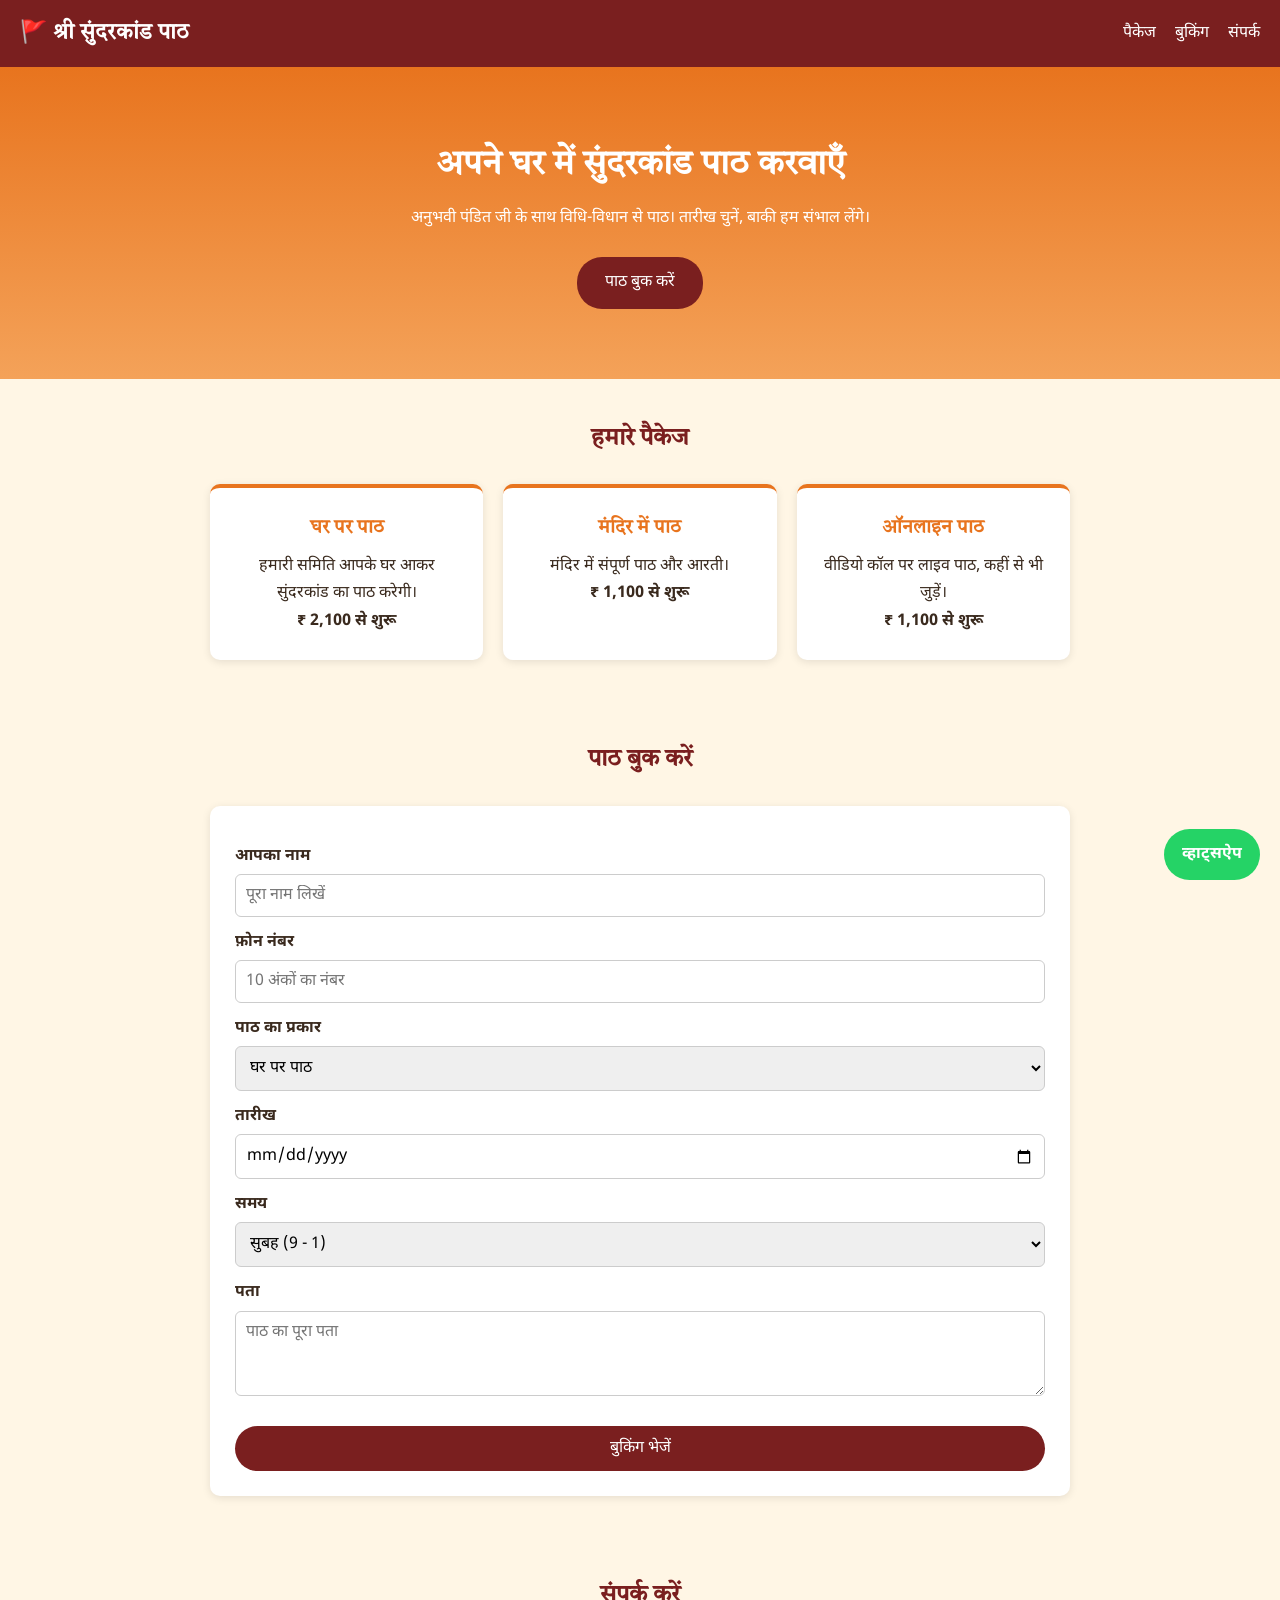
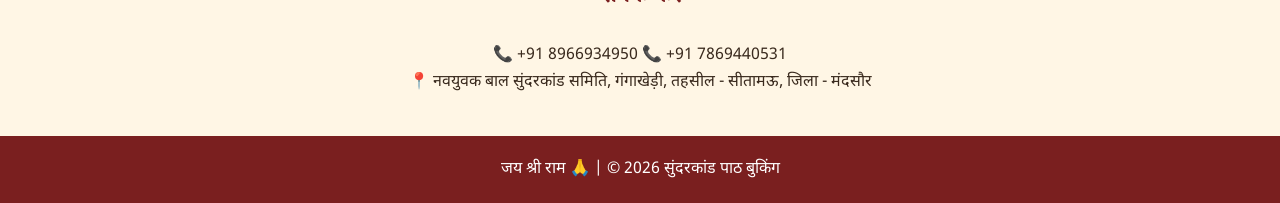
<file: css/Website/index.html>
<!DOCTYPE html>
<html lang="hi">
<head>
<meta charset="UTF-8">
<meta name="viewport" content="width=device-width, initial-scale=1">
<!-- हिंदी फ़ॉन्ट (इंटरनेट चालू होने पर लोड होगा) -->
<link href="https://fonts.googleapis.com/css2?family=Noto+Sans+Devanagari:wght@400;700&family=Tiro+Devanagari+Hindi&display=swap" rel="stylesheet">
<title>सुंदरकांड पाठ बुकिंग</title>

<style>
  /* ============================================
     1. रंग (COLORS) - यहाँ से पूरी साइट का रंग बदलो
     ============================================ */
  :root {
    --saffron: #E8741E;   /* मुख्य रंग (बटन, हेडिंग) */
    --maroon:  #7A1F1F;   /* गहरा लाल (हेडर, फ़ुटर) */
    --cream:   #FFF6E5;   /* पेज का बैकग्राउंड */
    --text:    #3A2A1E;   /* सामान्य लिखावट का रंग */
    --white:   #FFFFFF;
  }

  /* ============================================
     2. बेसिक सेटिंग - पूरे पेज पर लगती है
     ============================================ */
  * {
    box-sizing: border-box; /* चौड़ाई का हिसाब आसान करता है */
    margin: 0;              /* डिफ़ॉल्ट खाली जगह हटाओ */
    padding: 0;
  }

  body {
    font-family: 'Noto Sans Devanagari', Arial, sans-serif; /* फ़ॉन्ट का नाम */
    background: var(--cream);       /* ऊपर वाला क्रीम रंग */
    color: var(--text);
    line-height: 1.7;               /* लाइनों के बीच का गैप */
  }

  h1, h2, h3 {
    font-family: 'Tiro Devanagari Hindi', Georgia, serif; /* हेडिंग के लिए अलग फ़ॉन्ट */
  }

  /* ============================================
     3. हेडर (सबसे ऊपर वाली पट्टी)
     ============================================ */
  header {
    background: var(--maroon);
    color: var(--white);
    padding: 15px 20px;
    display: flex;                  /* लोगो और मेन्यू एक लाइन में */
    justify-content: space-between; /* एक बाएँ, एक दाएँ */
    align-items: center;
  }

  header h1 {
    font-size: 22px;
  }

  nav a {
    color: var(--white);
    text-decoration: none;          /* लिंक की underline हटाओ */
    margin-left: 15px;
  }

  nav a:hover {
    color: #FFC27A;                 /* माउस ऊपर ले जाओ तो रंग बदले */
  }

  /* ============================================
     4. हीरो (पहला बड़ा सेक्शन)
     ============================================ */
  .hero {
    text-align: center;             /* सब कुछ बीच में */
    padding: 70px 20px;
    background: linear-gradient(var(--saffron), #F4A259); /* ऊपर से नीचे रंग बदलना */
    color: var(--white);
  }

  .hero h2 {
    font-size: 34px;
    margin-bottom: 10px;
  }

  .hero p {
    max-width: 500px;               /* लाइन ज़्यादा लंबी न हो */
    margin: 0 auto 25px;            /* auto = बीच में रखो */
  }

  /* ============================================
     5. बटन
     ============================================ */
  .btn {
    display: inline-block;
    background: var(--maroon);
    color: var(--white);
    padding: 12px 28px;             /* अंदर की जगह: ऊपर-नीचे, बाएँ-दाएँ */
    border-radius: 25px;            /* गोल किनारे */
    text-decoration: none;
    border: none;
    font-size: 16px;
    font-family: inherit;
    cursor: pointer;                /* माउस पर हाथ का निशान */
  }

  .btn:hover {
    background: #5A1414;            /* होवर पर थोड़ा गहरा रंग */
  }

  /* ============================================
     6. सेक्शन (हर भाग का सामान्य स्टाइल)
     ============================================ */
  section {
    max-width: 900px;               /* पेज ज़्यादा चौड़ा न हो */
    margin: 0 auto;                 /* बीच में लाओ */
    padding: 40px 20px;
  }

  section h2 {
    color: var(--maroon);
    text-align: center;
    margin-bottom: 25px;
  }

  /* ============================================
     7. पैकेज (3 डिब्बे एक लाइन में)
     ============================================ */
  .packages {
    display: grid;                                   /* grid = पंक्ति/कॉलम */
    grid-template-columns: repeat(3, 1fr);           /* 3 बराबर कॉलम */
    gap: 20px;                                       /* डिब्बों के बीच गैप */
  }

  .card {
    background: var(--white);
    padding: 25px;
    border-radius: 10px;
    border-top: 4px solid var(--saffron);            /* ऊपर की रंगीन पट्टी */
    box-shadow: 0 2px 8px rgba(0,0,0,0.1);           /* हल्की परछाई */
    text-align: center;
  }

  .card h3 {
    color: var(--saffron);
    margin-bottom: 8px;
  }

  /* ============================================
     8. बुकिंग फ़ॉर्म
     ============================================ */
  form {
    background: var(--white);
    padding: 25px;
    border-radius: 10px;
    box-shadow: 0 2px 8px rgba(0,0,0,0.1);
  }

  label {
    display: block;                 /* लेबल अलग लाइन में */
    margin: 12px 0 4px;
    font-weight: bold;
  }

  input, select, textarea {
    width: 100%;                    /* पूरी चौड़ाई */
    padding: 10px;
    border: 1px solid #CCC;
    border-radius: 6px;
    font-size: 16px;
    font-family: inherit;
  }

  input:focus, select:focus, textarea:focus {
    outline: 2px solid var(--saffron); /* क्लिक करने पर रंगीन लाइन */
  }

  form .btn {
    width: 100%;
    margin-top: 20px;
  }

  /* ============================================
     9. फ़ुटर (सबसे नीचे)
     ============================================ */
  footer {
    background: var(--maroon);
    color: var(--white);
    text-align: center;
    padding: 20px;
  }

  /* ============================================
     10. व्हाट्सऐप बटन (स्क्रीन पर टिका रहता है)
     ============================================ */
  .whatsapp {
    position: fixed;                /* स्क्रॉल करने पर भी वहीं रहे */
    bottom: 20px;
    right: 20px;
    background: #25D366;
    color: var(--white);
    padding: 12px 18px;
    border-radius: 30px;
    text-decoration: none;
    font-weight: bold;
  }

  /* ============================================
     11. मोबाइल के लिए (स्क्रीन छोटी हो तो)
     ============================================ */
  @media (max-width: 700px) {
    .packages {
      grid-template-columns: 1fr;   /* 3 की जगह 1 कॉलम */
    }
    header {
      flex-direction: column;       /* लोगो और मेन्यू ऊपर-नीचे */
      gap: 8px;
    }
    .hero h2 {
      font-size: 26px;
    }
  }
</style>
</head>

<body>

  <!-- हेडर -->
  <header>
    <h1>🚩 श्री सुंदरकांड पाठ</h1>
    <nav>
      <a href="#packages">पैकेज</a>
      <a href="#booking">बुकिंग</a>
      <a href="#contact">संपर्क</a>
    </nav>
  </header>

  <!-- हीरो -->
  <div class="hero">
    <h2>अपने घर में सुंदरकांड पाठ करवाएँ</h2>
    <p>अनुभवी पंडित जी के साथ विधि-विधान से पाठ। तारीख चुनें, बाकी हम संभाल लेंगे।</p>
    <a href="#booking" class="btn">पाठ बुक करें</a>
  </div>

  <!-- पैकेज -->
  <section id="packages">
    <h2>हमारे पैकेज</h2>
    <div class="packages">
      <div class="card">
        <h3>घर पर पाठ</h3>
        <p>हमारी समिति आपके घर आकर सुंदरकांड का पाठ करेगी।</p>
        <p><b>₹ 2,100 से शुरू</b></p>
      </div>
      <div class="card">
        <h3>मंदिर में पाठ</h3>
        <p>मंदिर में संपूर्ण पाठ और आरती।</p>
        <p><b>₹ 1,100 से शुरू</b></p>
      </div>
      <div class="card">
        <h3>ऑनलाइन पाठ</h3>
        <p>वीडियो कॉल पर लाइव पाठ, कहीं से भी जुड़ें।</p>
        <p><b>₹ 1,100 से शुरू</b></p>
      </div>
    </div>
  </section>

  <!-- बुकिंग फ़ॉर्म -->
  <section id="booking">
    <h2>पाठ बुक करें</h2>
    <form>
      <label for="name">आपका नाम</label>
      <input type="text" id="name" placeholder="पूरा नाम लिखें" required>

      <label for="phone">फ़ोन नंबर</label>
      <input type="tel" id="phone" placeholder="10 अंकों का नंबर" required>

      <label for="type">पाठ का प्रकार</label>
      <select id="type">
        <option>घर पर पाठ</option>
        <option>मंदिर में पाठ</option>
        <option>ऑनलाइन पाठ</option>
      </select>

      <label for="date">तारीख</label>
      <input type="date" id="date" required>

      <label for="time">समय</label>
      <select id="time">
        <option>सुबह (9 - 1)</option>
        <option>शाम (8 - 11)</option>
      </select>

      <label for="address">पता</label>
      <textarea id="address" rows="3" placeholder="पाठ का पूरा पता"></textarea>

      <button type="submit" class="btn">बुकिंग भेजें</button>
    </form>
  </section>

  <!-- संपर्क -->
  <section id="contact">
    <h2>संपर्क करें</h2>
    <p style="text-align:center;">📞 +91 8966934950 📞 +91 7869440531<br>📍 नवयुवक बाल सुंदरकांड समिति, गंगाखेड़ी, तहसील - सीतामऊ, जिला - मंदसौर</p>
  </section>

  <!-- फ़ुटर -->
  <footer>
    <p>जय श्री राम 🙏 | © 2026 सुंदरकांड पाठ बुकिंग</p>
  </footer>

  <!-- व्हाट्सऐप बटन (नंबर बदल लेना) -->
  <a class="whatsapp" href="https://wa.me/+91 8966934950" href="https://wa.me/+91 7869440531">व्हाट्सऐप</a>

</body>
</html>
</file>
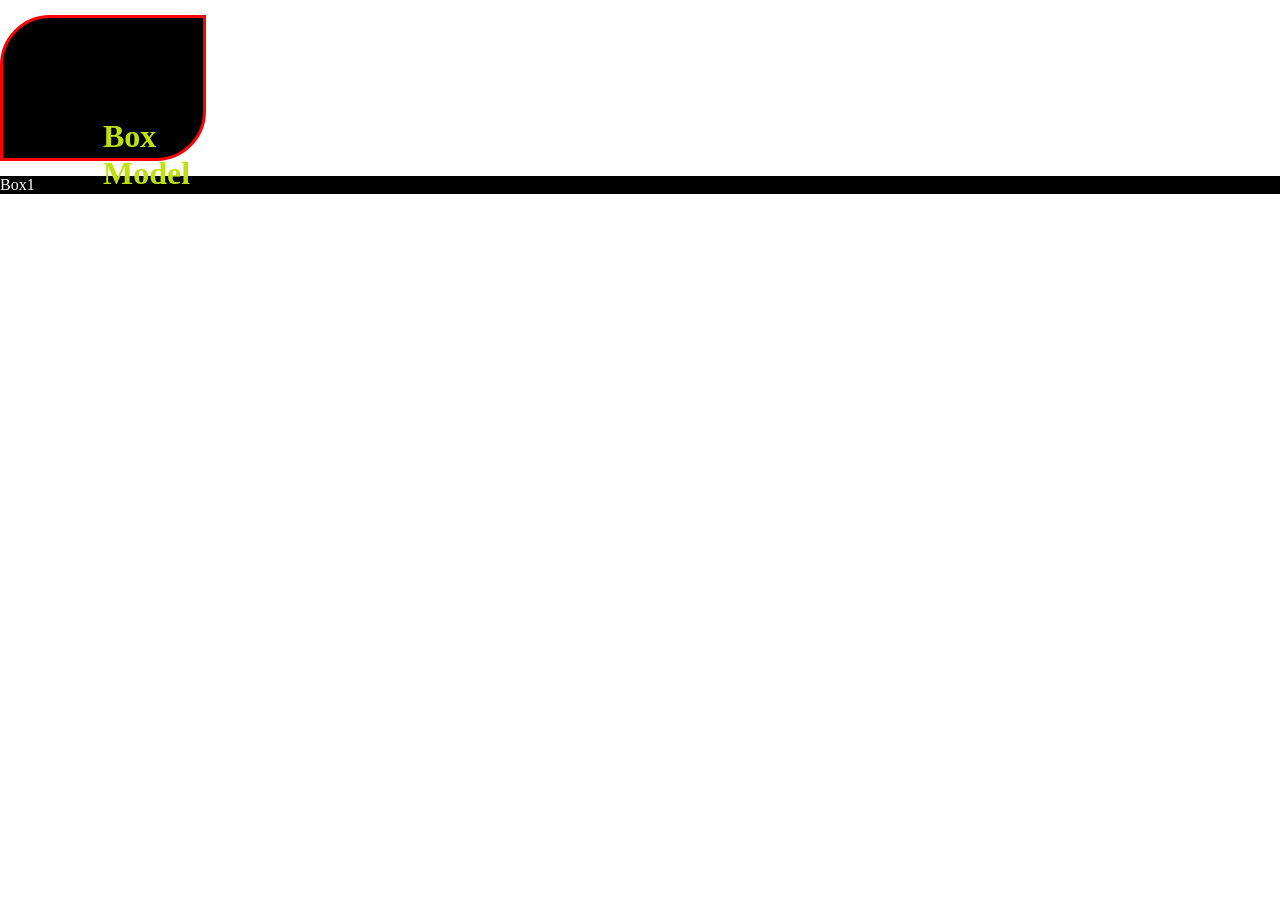
<file: css/p10.html>
<!DOCTYPE html>
<html lang="en">
<head>
    <meta charset="UTF-8">
    <meta name="viewport" content="width=device-width, initial-scale=1.0">
    <title>Document</title>
    <style>
        *{
            padding: 0px;
            margin: 0px;
        }
        #heading1{
            background-color: rgb(0, 0, 0);
            color: rgb(193, 225, 10);
            width: 100px;
            height: 40px;
            margin-top: 15px;
            margin-bottom: 15px;
            padding-left: 100px;
            padding-top: 100px;
            border: solid 3px red;
            border-top-left-radius: 50px;
            border-bottom-right-radius: 50px;
        }

        #box{
            background-color: black;
            color: white;
        }
    </style>
</head>
<body>
    <h1 id="heading1">Box Model</h1>

    <div id="box">Box1</div>
</body>
</html>
</file>
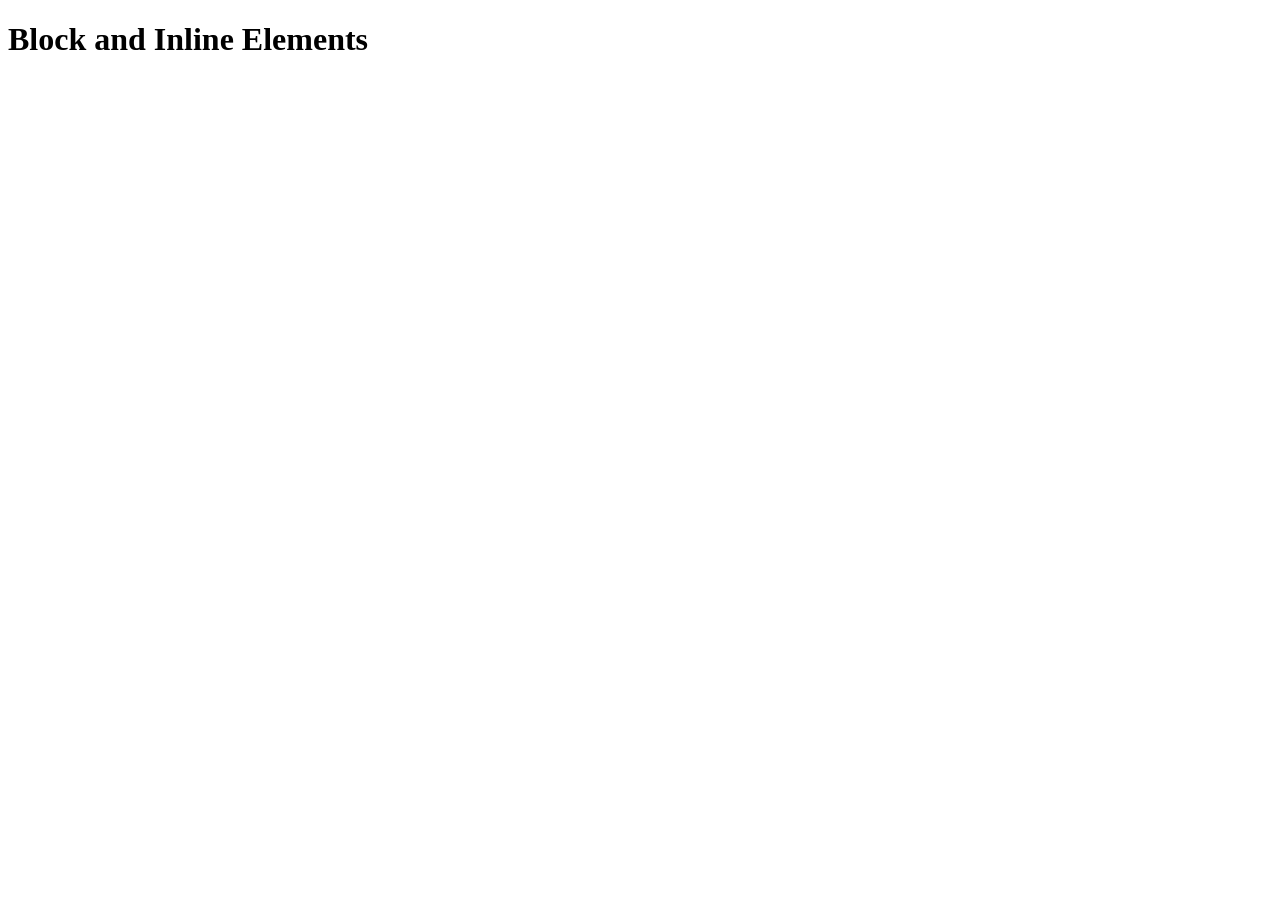
<file: css/p11.html>
<!DOCTYPE html>
<html lang="en">
<head>
    <meta charset="UTF-8">
    <meta name="viewport" content="width=device-width, initial-scale=1.0">
    <title>Document</title>
    <style>
        *{
            padding: 0px;
            
        }
        #heading{
            align-items: center;
            background-color: black;
            color: white;

        }
    </style>
</head>
<body>
    <h1 id="heading1">Block and Inline Elements</h1>
</body>
</html>
</file>
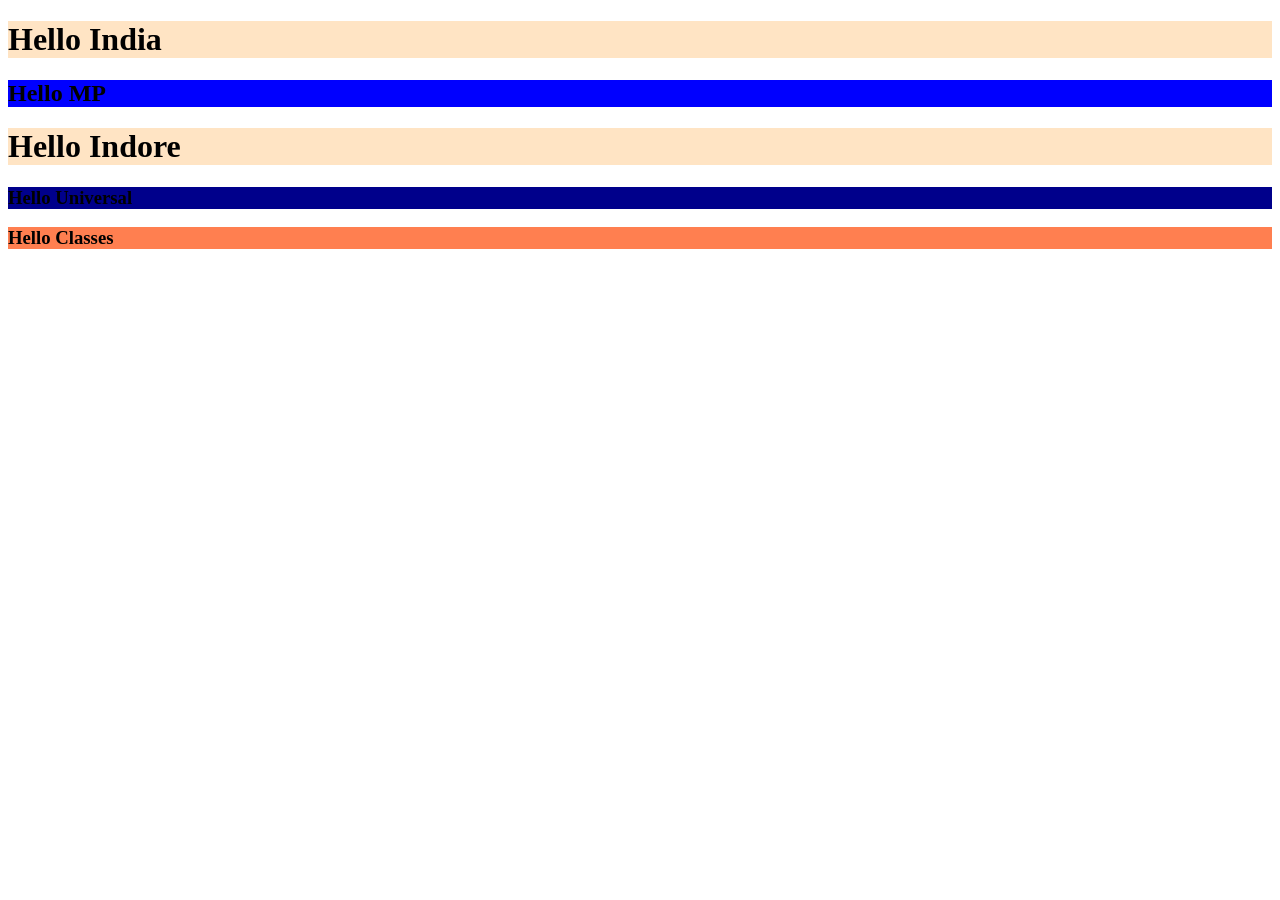
<file: css/p8.html>
<!DOCTYPE html>
<html lang="en">
<head>
    <meta charset="UTF-8">
    <meta name="viewport" content="width=device-width, initial-scale=1.0">
    <title>Document</title>
        <link rel="stylesheet" href="./p8.css">
    <style>
        h1{
            background-color: bisque;
        }
    </style>
</head>
<body>
    <h1>Hello India</h1>
    <h2>Hello MP</h2>
    <h1>Hello Indore</h1>
    <h3 id="heading3">Hello Universal</h3>
    <h3 class="greeting">Hello Classes</h3>
</body>
</html>
</file>
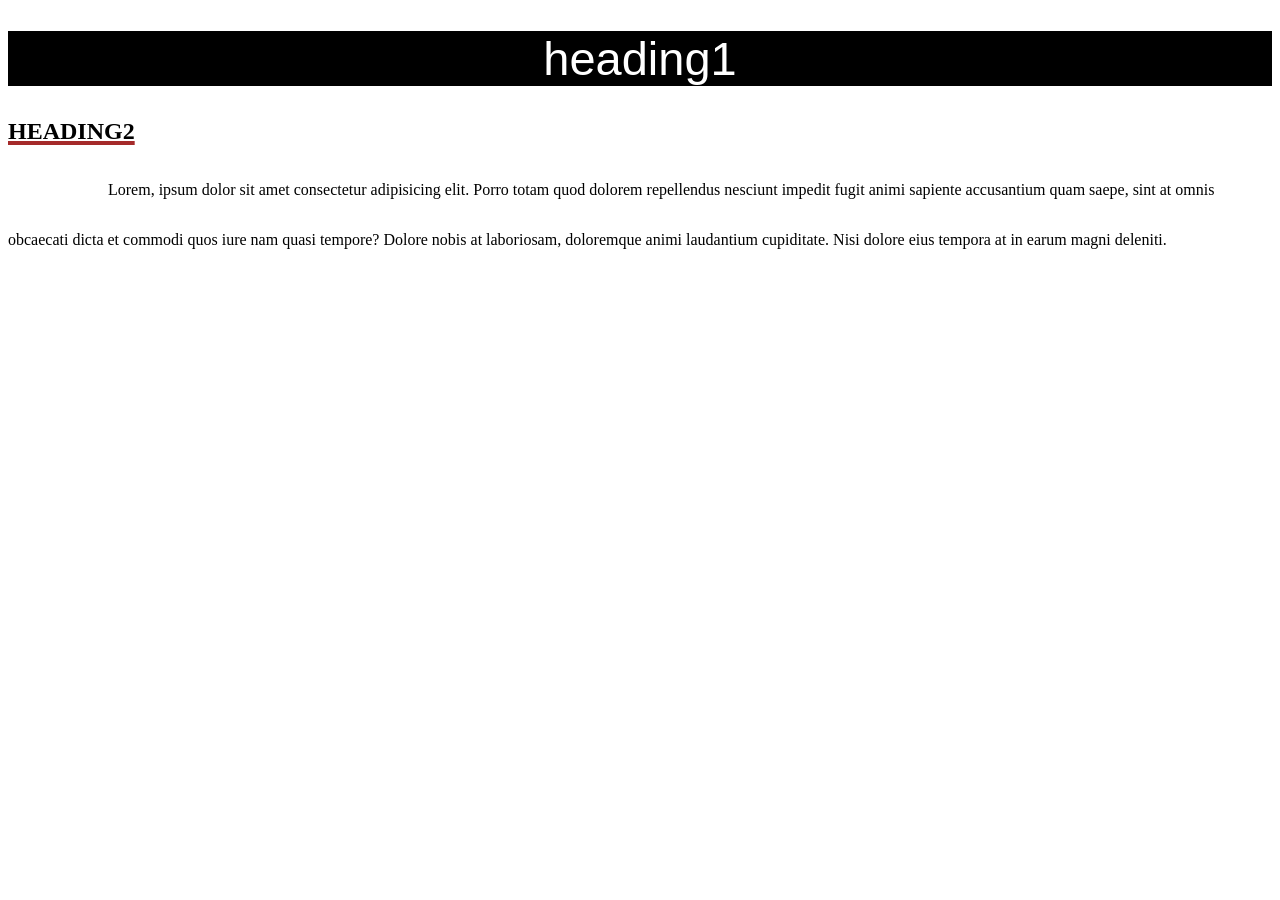
<file: css/p9.html>
<!DOCTYPE html>
<html lang="en">
<head>
    <meta charset="UTF-8">
    <meta name="viewport" content="width=device-width, initial-scale=1.0">
    <title>Document</title>
    <style>
        #heading1{
            background-color: black;
            color: white;
            text-align: center;
            font-size: 47px;
            font-weight: 100;
            font-family: sans-serif;
            font-style: Bold;
        }
        #heading2{
            text-decoration-style: solid;
            text-decoration-color: brown;
            text-decoration-line: underline;
            text-decoration-thickness: 4px;
            text-transform:uppercase;

        }
        #para{
            line-height: 50px;
            /* letter-spacing: 12px; */
            text-indent: 100px;
        }
    </style>
</head>
<body>
    <h1 id="heading1">heading1</h1>
    <h2 id="heading2">heading2</h2>

    <p id="para">Lorem, ipsum dolor sit amet consectetur adipisicing elit. Porro totam quod dolorem repellendus nesciunt impedit fugit animi sapiente accusantium quam saepe, sint at omnis obcaecati dicta et commodi quos iure nam quasi tempore? Dolore nobis at laboriosam, doloremque animi laudantium cupiditate. Nisi dolore eius tempora at in earum magni deleniti.</p>
</body>
</html>
</file>
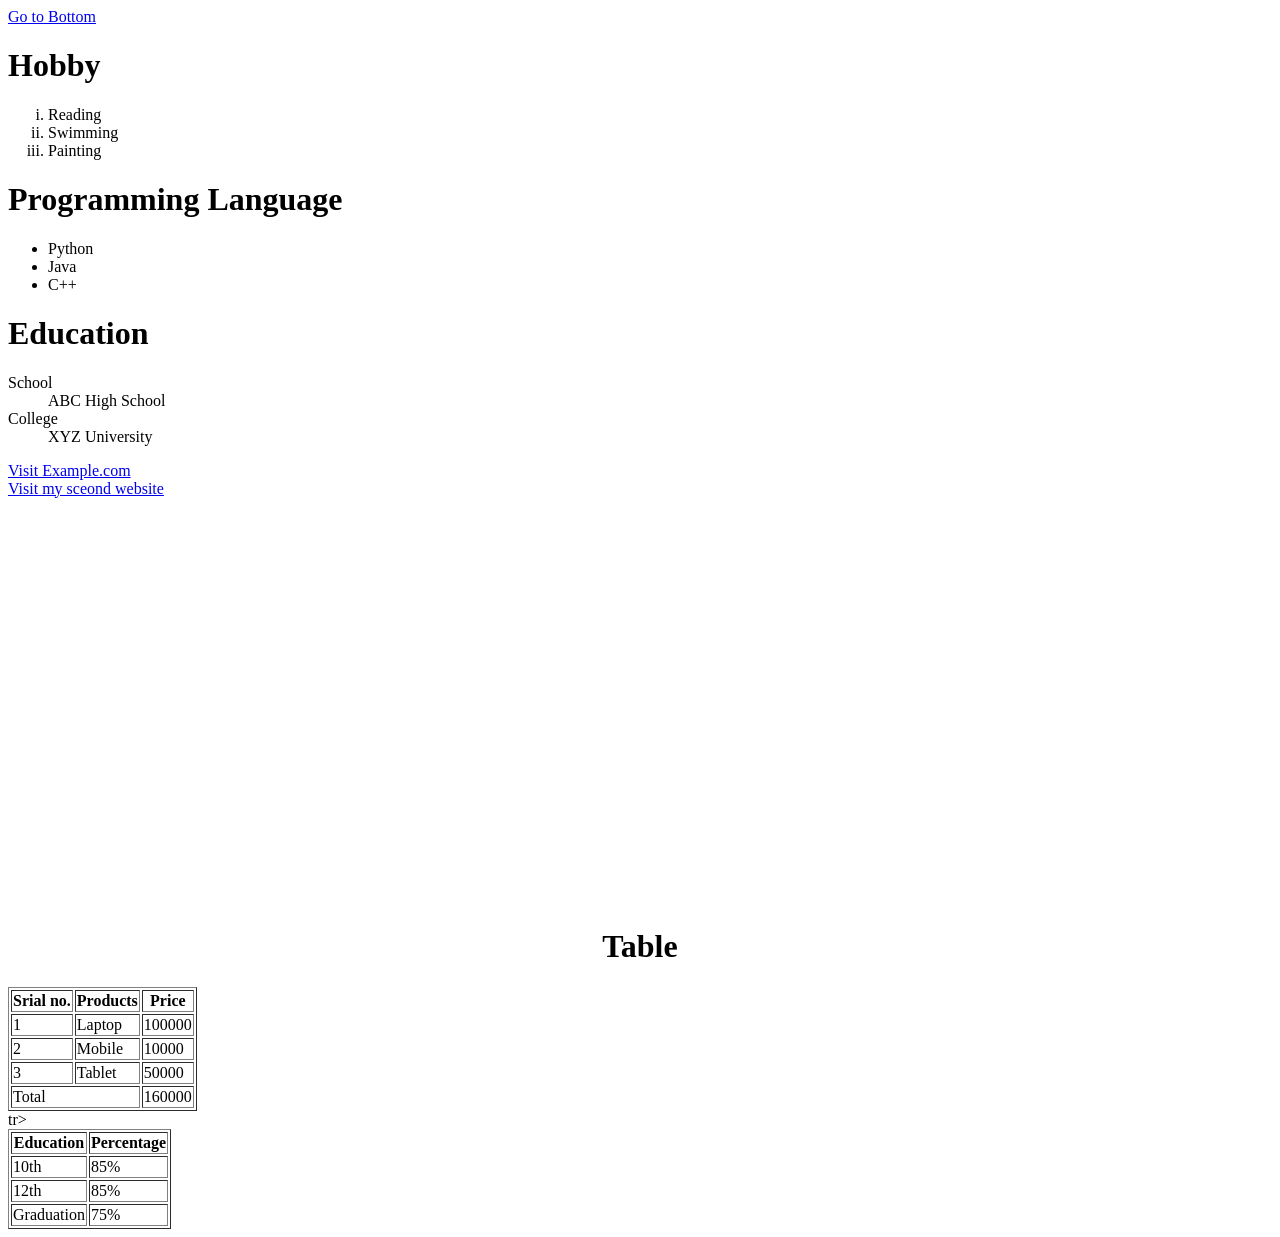
<file: web.html/Tags.html>
<!DOCTYPE html>
<html lang="en">
<head>
    <meta charset="UTF-8">
    <meta name="viewport" content="width=device-width, initial-scale=1.0">
    <title>Document</title>
</head>
<body>

    <!-- Achore tag -->
     <a href="#Inbottom">Go to Bottom</a>
    <!-- list of tags -->
    <h1>Hobby</h1>
    <ol type="i">
        <li>Reading</li>
        <li>Swimming</li>
        <li>Painting</li>
    </ol>

    <h1>Programming Language</h1>
    <ul>
        <li>Python</li>
        <li>Java</li>
        <li>C++</li>
    </ul>

    <h1>Education</h1>
    <dl>
        <dt>School</dt>
        <dd>ABC High School</dd>
        <dt>College</dt>
        <dd>XYZ University</dd> 
    </dl>
    

    <!-- Anchor Tag -->
    <a href="https://www.example.com" target="_blank">Visit Example.com</a>
    <br>
    <a href="https://www.instagram.com/?hl=en">Visit my sceond website</a>
    <br>
    <a href="mailto:patidarshubh149@gmail.com"></a>
    <br>
    <a href="tel:+91 6261407570"></a>
    <br>

    <!-- <p id="Inbottom">Lorem ipsum dolor sit, amet consectetur adipisicing elit. Adipisci sed cumque neque veritatis, soluta possimus molestiae deleniti odio aspernatur! Quas dolor vel eius laudantium corrupti odio et alias voluptate repellat.
    Quidem harum voluptate perferendis rerum doloribus corporis excepturi porro. Possimus minima, optio ipsum assumenda aut veritatis, id dolore saepe nobis sit impedit omnis voluptates natus? Eligendi corporis consequuntur ad dolore!
    Magnam nemo pariatur illo? Exercitationem quasi totam provident voluptates possimus sunt assumenda harum incidunt tempora vero, modi perspiciatis cupiditate deleniti illum aperiam in libero odio veritatis quo? Unde, cum quasi?
    Doloribus velit repudiandae excepturi perferendis cum tempora, ipsa qui, earum repellendus nobis quasi in eaque cumque nostrum error temporibus quidem voluptatem deleniti dolore? Mollitia, explicabo minima porro culpa blanditiis dignissimos?
    Neque perferendis praesentium exercitationem ipsam voluptatum repudiandae aliquam doloribus consequatur quis quam alias earum repellat, placeat tempora necessitatibus ex hic. Excepturi rerum doloremque expedita beatae, illo quas veniam ab explicabo?
    Cumque aliquam deserunt facere, asperiores reiciendis commodi dolor id amet similique vero officia impedit aspernatur assumenda adipisci totam dignissimos reprehenderit unde velit sunt explicabo. Nostrum natus iste quidem tempore enim!
    Molestias distinctio libero quam cumque unde aspernatur, nihil repudiandae atque voluptatum eligendi cupiditate quibusdam quia ratione mollitia quisquam tempore dicta deleniti corrupti? Harum fuga accusamus asperiores eius, dolorem modi deleniti.
    Accusantium voluptatibus asperiores deleniti dicta ducimus eaque alias ipsum, eligendi dignissimos, rem fugit enim quaerat reprehenderit dolore voluptate laborum unde at repellat eius ad quibusdam nihil illum et. Optio, itaque!
    Totam, placeat dolor dignissimos earum amet necessitatibus ea consequuntur, esse quos eligendi, ab commodi temporibus iure doloribus! Inventore tempora nam soluta alias perferendis! Rerum rem deserunt pariatur magni earum molestias?
    Magni iusto delectus nisi suscipit, repellendus eos tempora explicabo ullam, blanditiis nostrum corrupti autem assumenda ab ea rem maxime tenetur fuga laudantium excepturi. Ab architecto magni asperiores quae nobis iusto.
    Enim incidunt quod at hic possimus itaque accusantium quidem error excepturi sequi, nisi atque, sunt aut perspiciatis natus totam eos repellat placeat. Eligendi deleniti eos voluptatem distinctio. Quas, maiores cupiditate?
    Rerum blanditiis nihil molestias explicabo sapiente vero molestiae iste repellat neque, amet ipsa ut unde aliquid earum, consectetur obcaecati expedita nobis, dignissimos inventore mollitia ipsum. Dolorem voluptates laborum perferendis voluptatibus?
    Dolor explicabo accusamus ad eius, saepe quis atque vitae. Enim nisi nesciunt nobis praesentium nostrum dolore, quae accusantium possimus explicabo, nemo rerum modi, laudantium pariatur mollitia in quasi necessitatibus vitae?
    Illum error modi optio obcaecati veniam! Debitis blanditiis, iure repellat cupiditate incidunt, deserunt suscipit, dicta praesentium itaque nemo laborum? Eum laudantium cum fugiat ad, fugit animi. Cupiditate maiores reiciendis at!
    Eum sunt alias omnis temporibus sint laudantium beatae maxime? Quo officia praesentium inventore saepe. Enim, quam! Quas, quae alias non ipsa exercitationem, quo beatae eius, sunt corporis repellat reiciendis ut!
    Aut dignissimos accusamus eaque veniam quam eligendi natus distinctio deleniti nulla officia sint vel tempore rem aperiam dolorum voluptatem porro perspiciatis aliquid culpa eveniet, cumque harum ut? Non, praesentium dolorum.
    Ab debitis inventore eius consequuntur temporibus deleniti iure fuga voluptas sunt, repellat eaque fugit, dolorem suscipit odio eveniet autem nam aliquid quod quibusdam doloribus blanditiis iusto quas. Pariatur, dignissimos at.
    Saepe mollitia soluta quas harum vero. Dolore neque magnam temporibus, sint, inventore nostrum nulla porro repellat at, nobis cupiditate velit accusantium accusamus dolores officia harum! Tenetur sint error blanditiis? Nobis.
    Eaque neque repellendus magni quaerat quia ullam odit voluptatibus. Quasi perspiciatis porro velit quia et, soluta earum quos placeat sequi, quas asperiores fuga unde aut magni aspernatur! Dolore, id ipsum?
    Quasi, natus! Nesciunt pariatur corrupti nihil nam aliquid, odit maxime eveniet modi soluta voluptas nemo? Accusantium, harum deleniti ipsum corporis saepe debitis dolore temporibus maxime. Natus reprehenderit error expedita dignissimos?
    Assumenda, libero odio? Blanditiis esse provident quidem ipsam dignissimos, consequuntur modi ducimus repellendus perspiciatis assumenda eligendi. Soluta qui sint iste, placeat accusantium, labore cum eos, iusto quae neque velit vel.
    Suscipit earum magni distinctio a aut dignissimos nisi sit. Dicta illo est consequuntur autem obcaecati impedit architecto quas aliquid nihil commodi eos ullam harum natus quisquam, saepe quibusdam facere distinctio!
    Sint obcaecati iste doloremque dignissimos impedit reiciendis molestiae ut, et dolor, veniam eligendi autem iusto enim labore dicta? Quasi assumenda, quisquam officiis excepturi asperiores hic accusantium quos veniam itaque sint!
    Nulla laudantium quam, recusandae ducimus voluptas quas voluptate atque laboriosam totam praesentium, tempore eos placeat enim est aliquid facere cum quisquam deleniti fuga incidunt, fugiat porro! Autem dignissimos velit nam!
    Unde nobis autem est nesciunt quaerat impedit omnis nulla quisquam soluta, reprehenderit doloremque deleniti voluptate eum odit perspiciatis. Obcaecati, rerum accusamus molestiae facilis officiis ad earum necessitatibus labore in dolore.
    Architecto vel sint id quos voluptatibus aliquid iusto ullam deleniti earum nisi obcaecati ipsam, laudantium consectetur quibusdam beatae, quidem enim adipisci repudiandae quisquam, nemo quis dolore! Sed saepe culpa pariatur.
    Inventore, accusamus corporis alias ipsa temporibus deserunt voluptas molestiae nam quo quidem possimus odio quibusdam totam autem ad sint cumque quasi, earum quas, esse mollitia veritatis provident nihil. Fuga, numquam?
    Incidunt ullam repellat neque debitis ratione quisquam unde, alias dignissimos quas dolorem? Quisquam consectetur architecto totam veniam provident odio reprehenderit, expedita nemo commodi dolores maiores, sint aperiam! Unde, quasi dolorem.
    Soluta perspiciatis sit ratione doloremque aliquid, excepturi assumenda, sint odio temporibus distinctio consequuntur praesentium ipsum illum laboriosam ullam officia minima iste architecto harum porro cupiditate a? Ex earum debitis rerum.
    Dolorum nemo quae quia provident, consequatur veritatis doloribus, quisquam, autem minima fugit nostrum sunt explicabo quam accusantium corporis tenetur iusto dicta magni? Molestiae sed minus voluptates delectus quia officia quos.
    Iusto facere sed officiis ut nobis modi error cumque ex, obcaecati consectetur enim quia vel quisquam repellendus esse mollitia aperiam unde quaerat magnam accusamus non aut vero odit dolore. Consequatur.
    Beatae natus doloribus quas culpa ipsam cupiditate consequuntur, ab praesentium repellat fuga, laudantium accusamus labore minus nemo totam, officiis vel tempora asperiores. Commodi placeat non ex tempore ipsum, laudantium minus?
    Neque veritatis atque perspiciatis! Iste libero a quas eum veniam ut perferendis aliquam eius placeat ratione doloribus, voluptates officia praesentium eligendi soluta nostrum quidem modi cupiditate neque maiores culpa? Saepe?
    Accusamus alias quasi ipsam aliquam debitis a tenetur sed quas expedita repudiandae explicabo, consequuntur nemo iure nam molestiae modi sequi reprehenderit odio est earum suscipit? Itaque beatae a molestiae facere!
    Fugit nemo rerum culpa sit at nam omnis odit, amet et, expedita in rem. Aut, eos! Non eius accusamus illo debitis architecto consequuntur soluta fugiat! Aspernatur veritatis dolorem fugiat unde!
    Accusantium doloribus sequi reprehenderit labore incidunt repellendus impedit magnam ipsa rem nisi vero neque dolorem, fugit ullam commodi, quia blanditiis. Voluptate blanditiis accusantium aliquid eveniet modi ab ratione quas alias?
    Corrupti ad dicta nemo, nostrum iste deleniti, adipisci debitis cum inventore delectus assumenda dolore voluptate minus quis? Soluta architecto, vel a commodi rem exercitationem inventore dolor odio eos, tenetur debitis?
    Temporibus hic commodi dolorum doloribus, cum, error quos laboriosam blanditiis maxime eius corrupti! Voluptate explicabo esse est quisquam impedit doloribus facilis, dolorem beatae, repudiandae perspiciatis sunt facere, autem saepe possimus?
    Magnam excepturi esse, ad ex optio blanditiis totam quis! Possimus id, laudantium magni doloremque provident iure, rerum minima, perspiciatis iusto ipsam libero nobis cupiditate. Officiis saepe fugit porro eos ipsam!
    Quos culpa unde deleniti modi odit ut reprehenderit dolorum eum qui praesentium beatae, ducimus quasi voluptas eos quas maiores nemo accusantium exercitationem nam amet nesciunt quod labore a aspernatur. Ea!
    Similique mollitia, animi nulla, eveniet et illum ea aliquid, harum fugit aut fuga exercitationem quasi iusto neque ipsum. Delectus molestiae ipsum error amet asperiores impedit voluptas dolores eligendi quisquam! Porro.
    Reprehenderit numquam exercitationem aspernatur impedit dolor dolorum molestias placeat maiores repudiandae, expedita nulla asperiores cum sint possimus delectus iste similique quibusdam, facere qui commodi, maxime nesciunt ab corporis nam? Ipsa.
    Nesciunt commodi autem eum quisquam impedit praesentium sequi dolores temporibus suscipit amet, magnam voluptatem architecto excepturi a quae eveniet cum facilis aliquam voluptate ipsam veniam. Perspiciatis saepe deleniti consectetur repudiandae.
    Minima perferendis ad maxime, nobis animi debitis sapiente assumenda rem tenetur sunt blanditiis molestiae consequuntur exercitationem eius, adipisci, excepturi odio aspernatur dignissimos reprehenderit a molestias rerum inventore omnis sint. Ipsa.
    Eaque illum alias commodi, mollitia ipsa cupiditate molestias expedita. Mollitia obcaecati autem vitae dolores explicabo, odio vero libero repellat, et, culpa delectus soluta animi fugiat? Nisi ad eligendi officia incidunt!
    Ducimus hic odio similique asperiores quaerat minus aspernatur nobis aliquid excepturi veniam repellat soluta, veritatis iusto, dolores dicta ipsum mollitia repudiandae fugiat laboriosam labore. Nemo culpa voluptatem molestiae excepturi reiciendis?
    Voluptate, numquam maiores ex saepe, id quasi dignissimos maxime eveniet cum sed quae temporibus, nesciunt velit iure inventore doloribus dolore sequi at eos blanditiis vel rerum ducimus incidunt expedita? Rerum!
    Quidem blanditiis officia quis ratione earum nulla facilis rem velit perspiciatis, quae fuga sunt dicta impedit repellat suscipit. Assumenda aliquid dolorum dicta quo nam maiores culpa est illum quibusdam possimus?
    Commodi, minima praesentium. Consectetur accusantium similique ducimus mollitia, facilis quos praesentium. Nisi eveniet quos saepe aut. Neque, recusandae, nam quod ullam, accusamus vel quae at natus sed molestias dolorum ratione.
    Voluptates animi veritatis iure quia, ullam asperiores quos numquam temporibus! Et molestias, obcaecati, enim architecto veritatis quasi ducimus ullam, magnam fugit aliquam voluptates? Quibusdam, et voluptate vero incidunt quod aperiam.
    Ex inventore beatae at culpa sequi, distinctio optio quo est nihil aut dicta laboriosam quidem consequuntur quasi nemo ut officiis consectetur iste iusto molestias veritatis amet! Iusto architecto consequatur totam.
    Saepe tempora quae sint minima officiis esse repellat eligendi, vitae dolorum doloremque ipsum nulla quibusdam totam corrupti unde odio assumenda nobis, culpa accusamus cum porro quisquam quam. Id, non odio.
    Facilis reprehenderit, eius saepe ullam rerum ab error molestiae repellat non iste provident vel, alias at officiis qui, possimus enim quis tenetur ea. A exercitationem reiciendis necessitatibus molestias atque veniam!
    Alias quidem fugiat, quis sequi itaque aut laborum? Aspernatur, saepe voluptatum? Nulla sit placeat minima doloremque sequi deleniti a at? Deleniti odit dolorum cupiditate perspiciatis qui sunt? Doloremque, sint facilis.
    Provident est sed dolore ratione soluta minima accusamus voluptatum quo esse minus deleniti quibusdam dolor blanditiis hic voluptates, ducimus aut ab, iusto incidunt laboriosam illo officia laborum culpa. Tempore, aliquid!
    Sequi maxime repudiandae iste, molestias aliquid, eos, temporibus in eius voluptate ipsam rerum officia laudantium aut dolor quis dolorem explicabo suscipit magnam perspiciatis consectetur? Quam doloremque molestiae soluta aliquid magnam.
    Molestias natus animi voluptates eius numquam, ex quo unde esse accusamus recusandae voluptate, exercitationem ratione laudantium nostrum veniam autem quae facilis accusantium rem ad earum? Repellat natus assumenda obcaecati ab?
    Vero illum asperiores aspernatur eligendi consequuntur blanditiis distinctio est quia, facilis repellat possimus placeat debitis omnis sapiente culpa? At tempore illum tenetur temporibus repudiandae non fugit dolorum vel fuga maxime!
    Harum quia qui nulla dolor excepturi totam tempora quae repellendus inventore eaque delectus magni, id quas consequatur minima aperiam odit laudantium exercitationem tenetur placeat hic molestias itaque ex? Voluptatibus, quo!
    Veniam, quidem distinctio modi molestias et nihil laboriosam cum omnis, eligendi esse iste, tempore assumenda quo numquam neque? Ad consectetur nesciunt illo laudantium eos blanditiis dolore ipsa obcaecati fuga ab.
    Quisquam ut cumque cupiditate voluptate? Perspiciatis quaerat necessitatibus debitis, itaque voluptatibus aliquid? Eligendi, reiciendis. Dicta voluptatibus id ipsam aut! Minima possimus eius hic. Assumenda illum sunt facere voluptas odit est!
    Quisquam consequatur commodi deserunt, natus, quibusdam ipsum pariatur nihil nulla dolores reprehenderit qui. Adipisci ea, tempora velit ipsa numquam quidem, impedit eos voluptas fuga, maxime exercitationem eius dolore nostrum quisquam!
    Commodi possimus, rem eveniet libero corporis, culpa similique provident, ipsam quidem ipsa voluptatum delectus! Tempore aspernatur architecto deleniti, impedit aut consectetur voluptatibus maxime corporis recusandae vel nemo minus, neque autem.
    Debitis quas enim mollitia ad voluptatum amet. Quas commodi totam, soluta ipsum fuga cupiditate beatae ipsam deleniti, voluptatem ratione velit earum eum aliquam debitis asperiores aspernatur recusandae. Accusamus, quidem placeat.
    Sint dolorem, ullam aliquid pariatur dolores esse minus tenetur recusandae dicta? Praesentium, repellat sed sit ad quo modi sapiente explicabo fuga harum. Nemo laudantium sapiente quae, est velit numquam. Nemo?
    Fugit delectus perferendis voluptatibus nulla atque similique quisquam sequi possimus iure, illum tempora veniam at? Esse inventore, illo impedit aspernatur totam veniam repudiandae dignissimos repellat deserunt fugiat libero nesciunt optio!
    Aspernatur rerum, natus tempora quisquam odio quod. Omnis totam vero quas expedita asperiores rerum ea officiis, est maiores ipsa hic similique tempora, et sed odit. Odit, ex enim. Consequatur, modi?
    Qui omnis corporis possimus ea consectetur rem repellendus tempore, ad a dolor! Iure quidem ipsam nihil vitae non praesentium minima eius quasi impedit minus! Vero pariatur nihil nesciunt incidunt non.
    Ad iusto omnis odit iste nihil maxime impedit molestias alias. Corporis adipisci natus earum voluptas, officia ducimus tempore? Molestias eligendi itaque aliquam autem quos veniam sint exercitationem aspernatur deserunt consequatur.
    Laborum est deleniti eius doloribus vero perspiciatis! Odit animi, unde voluptatum deleniti ipsa necessitatibus. Reprehenderit fugit, repudiandae minus aliquam deserunt nisi sint, at et omnis in iste accusamus ipsam incidunt?
    Vero blanditiis velit expedita reiciendis natus obcaecati, dolores praesentium assumenda nesciunt! Debitis eos impedit sequi? Consectetur, aut, quas nostrum est repudiandae ab maxime perspiciatis eveniet harum libero aspernatur, quia explicabo!
    Dolor cumque rerum laborum optio voluptatibus ullam rem non distinctio, veritatis aspernatur nihil explicabo at laboriosam sapiente ducimus obcaecati unde, repellat architecto animi excepturi. Magni rerum cumque fuga assumenda vero.
    Hic veritatis distinctio aliquid commodi veniam porro minima obcaecati accusantium voluptas, eligendi error earum corporis. Quae unde a dicta totam amet fugit beatae nemo et corrupti laudantium, numquam distinctio possimus.
    Est aperiam repudiandae tenetur cumque, iste quis atque illo non perferendis alias enim officia ea laborum. Cum, praesentium possimus necessitatibus mollitia aperiam, fuga eum, deserunt dignissimos vero nesciunt nihil excepturi?
    Repellat, earum unde atque dicta deserunt culpa incidunt laudantium dolore quae nam esse quia commodi aliquid assumenda modi ducimus harum, odit aut totam tempora, ratione distinctio perferendis adipisci magnam? Delectus?
    Enim eligendi, provident ex ipsum deleniti dicta. Quia quae repudiandae nam distinctio, vitae ratione nostrum iusto ab. Obcaecati aspernatur, doloribus rem quas atque repellendus, voluptate aut magni minima optio officia?
    Corrupti deleniti quos non pariatur officia, eos possimus error animi, facilis libero minus, iusto cumque quo laboriosam officiis saepe eaque quaerat esse sunt in nobis obcaecati dignissimos natus consequuntur! Et!
    Ducimus ad quidem aliquam odio, sint totam sapiente laudantium mollitia adipisci iure deleniti sed id voluptatibus iusto omnis dolorum aliquid maiores qui cumque voluptatum reprehenderit? Alias corporis accusamus maxime cumque?
    Quibusdam culpa reiciendis porro aliquid voluptate, dolores quidem libero ratione alias fugiat obcaecati omnis adipisci esse impedit quod sunt. Quia cumque quos officia nisi architecto. Fuga architecto eius nesciunt sit?
    Beatae, dolores corrupti numquam minima eaque distinctio. Iure, dolorem? Ut quaerat, maxime omnis, eos ea natus, nam nobis reprehenderit eveniet debitis quisquam tempora molestiae vitae neque illum voluptatem. Suscipit, vel?
    Illo sequi, quis aliquid harum, nisi laudantium ad, aperiam aliquam blanditiis modi iste illum odit facilis esse recusandae maiores tempora accusamus repellat porro error eum culpa eius magnam! Iure, sint.
    Doloremque est quasi dolores alias, suscipit repellendus tenetur blanditiis, totam nemo, neque impedit eum? Ab totam sed, repellat ad consequatur accusamus perferendis. Eveniet illo non possimus minus maxime harum exercitationem!
    Veniam, tempore praesentium. Nulla possimus voluptates quo, atque ipsa suscipit quos maxime tempore ut aspernatur, voluptatem modi distinctio delectus provident. Dicta et rerum eligendi delectus provident vel tempore libero saepe.
    Aut alias earum consectetur totam sequi excepturi explicabo eos harum est? Hic corporis, dolorem numquam qui, ex exercitationem animi esse impedit tempora dolor ducimus asperiores officiis quam atque delectus earum?
    Veritatis voluptates assumenda repellat ipsum aut consequuntur ab at suscipit ea aspernatur corporis error, illo tempora quis deserunt, cumque tenetur voluptate in esse velit deleniti, quidem vero numquam. Ipsa, doloribus.
    Cumque quod repellat aperiam similique sint fuga alias aspernatur nam, illo excepturi totam quidem earum nisi. Reiciendis placeat nesciunt odio provident molestiae dignissimos. Ex impedit saepe veritatis quis fugiat sapiente.
    Perspiciatis ad quas ea eveniet odio. Accusamus, ipsa cupiditate soluta beatae porro molestias atque tempora earum incidunt expedita quidem quasi! Nesciunt pariatur tempora repudiandae nam voluptatum iusto, nisi sint ab.
    Quisquam cupiditate ad omnis fugit? Commodi quae saepe facilis quos ducimus vero consequuntur adipisci, necessitatibus veritatis libero quo blanditiis officia voluptatum error labore eos. Harum necessitatibus hic laborum vitae voluptatum?
    Voluptates voluptatum numquam incidunt quis dolorum cumque possimus. Perferendis, dolores. Adipisci, iure rerum. Tenetur odit nesciunt, quas quaerat laborum tempora sapiente labore, repellendus aliquid quos aliquam tempore beatae adipisci repudiandae?
    Sed molestiae hic voluptas ab quas, nemo ullam optio eum. Architecto accusamus quam sunt mollitia, quaerat placeat ad unde facilis similique distinctio totam provident ex sequi cumque. Impedit, ab ad.
    Reiciendis, aliquid minus. Officiis debitis eius nam ipsam aliquid optio consequuntur dolorem culpa alias ratione facere iste fugit voluptatum voluptate, nesciunt perspiciatis amet enim aut quae, animi veritatis aperiam minus.
    Eveniet nobis consequatur harum nemo mollitia? Pariatur repellat temporibus, voluptatibus eius non eligendi ipsum nam reiciendis quo corrupti voluptas, quam odit dolore atque possimus facilis, libero quod molestiae odio cumque.
    Odio hic quod consectetur aperiam repudiandae quaerat sint neque reiciendis aliquam rem? Perspiciatis rerum aliquid ipsa error fuga alias repudiandae, doloremque aspernatur nulla minus. Ipsam similique autem officiis vero! Corrupti.
    Quidem perspiciatis natus impedit sapiente nemo dolore neque eos, est vero laudantium obcaecati laboriosam, maxime debitis minus labore aliquid corrupti. Tempore, labore. Dolorem esse illum quibusdam. Similique velit ad et.
    Tempore suscipit labore quia, sint ipsa minus at quaerat autem cumque! Nemo earum eveniet, accusantium quo ea ratione et minima ab alias. Inventore, dolorum! Ducimus ipsum modi earum accusamus autem!
    Repellat quae inventore eius, voluptates ea sapiente minus magni, molestiae velit cumque, consequatur asperiores porro quos architecto! Possimus libero doloribus, perferendis ea, distinctio delectus ullam officiis odit suscipit quasi neque.
    Ipsum enim magnam labore aspernatur molestiae ducimus eveniet expedita repellendus tenetur deleniti dolorum maxime sint corporis accusantium, perspiciatis voluptates esse vero rerum tempora totam similique? Eum, repellendus eligendi! Odit, id.
    Dolor, impedit? Sit eius mollitia tenetur dolorem et ratione, ex repellendus voluptates beatae eos quisquam minus sint deleniti impedit quaerat exercitationem necessitatibus ipsa ipsam molestias sapiente adipisci quasi nulla alias?
    Ipsam eius excepturi esse. Labore at sed ratione ducimus quia, veritatis quidem esse, laborum animi magni quam exercitationem sunt culpa, explicabo iste unde ipsam aliquam rerum eos ad minima itaque?
    Molestiae nam quaerat itaque velit, possimus sint nostrum dolorem quisquam officiis in illo nemo minima ex quae repellendus, animi laborum consequatur sequi temporibus? Facilis iste inventore odit beatae aspernatur maiores.</p>''' -->
    <br>
    <br>
    <audio src=""></audio>
    <br
    video src=""><iframe width="560" height="315" src="https://www.youtube.com/embed/F8keHPdwXa4?si=IjCsZpnbd3FEqMvk" title="YouTube video player" frameborder="0" allow="accelerometer; autoplay; clipboard-write; encrypted-media; gyroscope; picture-in-picture; web-share" referrerpolicy="strict-origin-when-cross-origin" allowfullscreen></iframe></video>
    <br>
    
<h1 align="center">Table</h1>
<table border="1">
    <tr>
        <th>Srial no.</th>
        <th>Products</th>
        <th>Price</th>
    </tr>
    <tr>
        <td>1</td>
        <td>Laptop</td>
        <td>100000</td>
    </tr>
    <tr>
        <td>2</td>
        <td>Mobile</td>
        <td>10000</td>
    </tr>
    <tr>
        <td>3</td>
        <td>Tablet</td>
        <td>50000</td>
    </tr>
    <tr>
        <td colspan="2">Total</td>
        <td>160000</td>
    </tr>
</table>
<table border="1">
    <tr>
        <th>Education</th>
        <th>Percentage</th>
    </tr>
    <tr>
        <td>10th</td>
        <td>85%</td>
    </tr>
    <tr>
        <td>12th</td>
        <td>85%</td>
    </tr>
    tr>
        <td>Graduation</td>
        <td>75%</td>
    </tr>
</table>







</body>
</html>
</file>
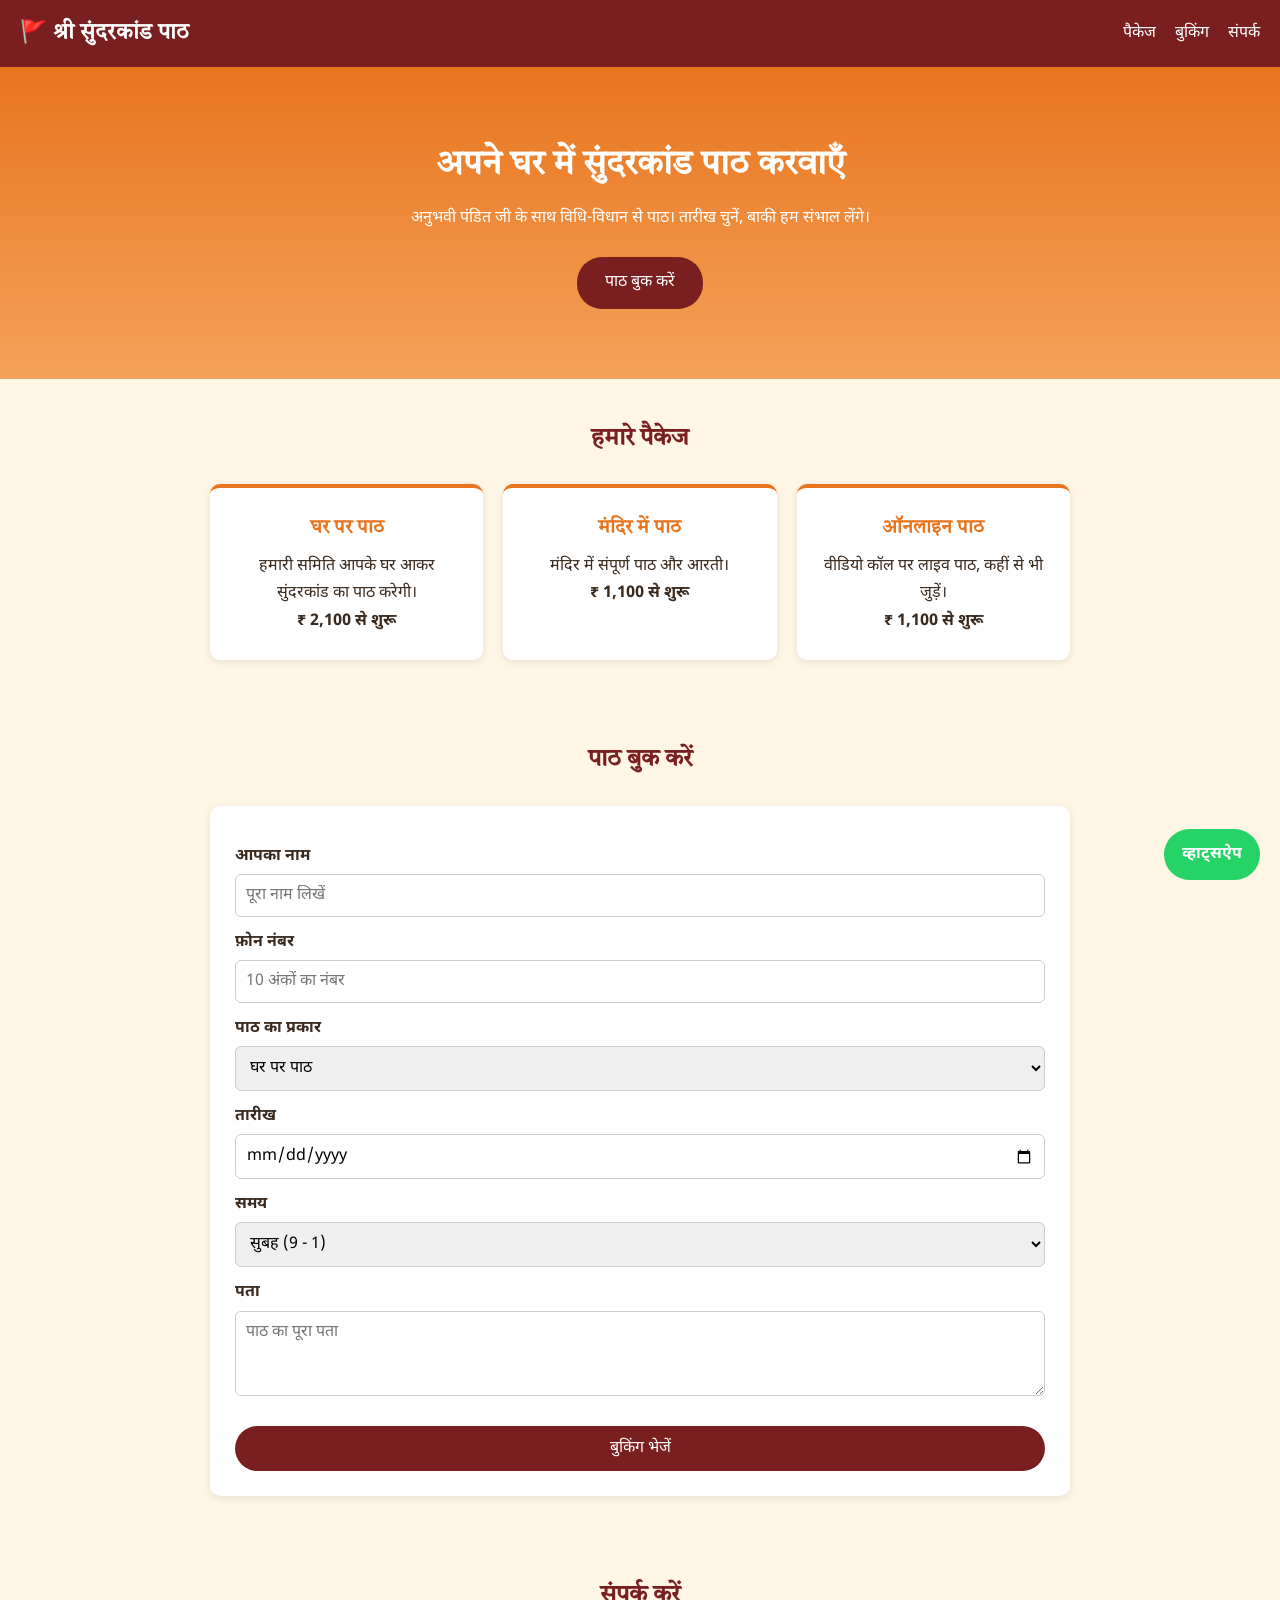
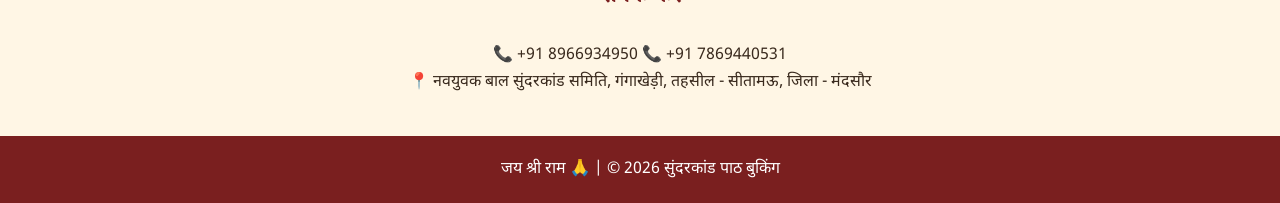
<file: css/Website/web2.html>
<!DOCTYPE html>
<html lang="hi">
<head>
<meta charset="UTF-8">
<meta name="viewport" content="width=device-width, initial-scale=1">
<!-- हिंदी फ़ॉन्ट (इंटरनेट चालू होने पर लोड होगा) -->
<link href="https://fonts.googleapis.com/css2?family=Noto+Sans+Devanagari:wght@400;700&family=Tiro+Devanagari+Hindi&display=swap" rel="stylesheet">
<title>सुंदरकांड पाठ बुकिंग</title>

<style>
  /* ============================================
     1. रंग (COLORS) - यहाँ से पूरी साइट का रंग बदलो
     ============================================ */
  :root {
    --saffron: #E8741E;   /* मुख्य रंग (बटन, हेडिंग) */
    --maroon:  #7A1F1F;   /* गहरा लाल (हेडर, फ़ुटर) */
    --cream:   #FFF6E5;   /* पेज का बैकग्राउंड */
    --text:    #3A2A1E;   /* सामान्य लिखावट का रंग */
    --white:   #FFFFFF;
  }

  /* ============================================
     2. बेसिक सेटिंग - पूरे पेज पर लगती है
     ============================================ */
  * {
    box-sizing: border-box; /* चौड़ाई का हिसाब आसान करता है */
    margin: 0;              /* डिफ़ॉल्ट खाली जगह हटाओ */
    padding: 0;
  }

  body {
    font-family: 'Noto Sans Devanagari', Arial, sans-serif; /* फ़ॉन्ट का नाम */
    background: var(--cream);       /* ऊपर वाला क्रीम रंग */
    color: var(--text);
    line-height: 1.7;               /* लाइनों के बीच का गैप */
  }

  h1, h2, h3 {
    font-family: 'Tiro Devanagari Hindi', Georgia, serif; /* हेडिंग के लिए अलग फ़ॉन्ट */
  }

  /* ============================================
     3. हेडर (सबसे ऊपर वाली पट्टी)
     ============================================ */
  header {
    background: var(--maroon);
    color: var(--white);
    padding: 15px 20px;
    display: flex;                  /* लोगो और मेन्यू एक लाइन में */
    justify-content: space-between; /* एक बाएँ, एक दाएँ */
    align-items: center;
  }

  header h1 {
    font-size: 22px;
  }

  nav a {
    color: var(--white);
    text-decoration: none;          /* लिंक की underline हटाओ */
    margin-left: 15px;
  }

  nav a:hover {
    color: #FFC27A;                 /* माउस ऊपर ले जाओ तो रंग बदले */
  }

  /* ============================================
     4. हीरो (पहला बड़ा सेक्शन)
     ============================================ */
  .hero {
    text-align: center;             /* सब कुछ बीच में */
    padding: 70px 20px;
    background: linear-gradient(var(--saffron), #F4A259); /* ऊपर से नीचे रंग बदलना */
    color: var(--white);
  }

  .hero h2 {
    font-size: 34px;
    margin-bottom: 10px;
  }

  .hero p {
    max-width: 500px;               /* लाइन ज़्यादा लंबी न हो */
    margin: 0 auto 25px;            /* auto = बीच में रखो */
  }

  /* ============================================
     5. बटन
     ============================================ */
  .btn {
    display: inline-block;
    background: var(--maroon);
    color: var(--white);
    padding: 12px 28px;             /* अंदर की जगह: ऊपर-नीचे, बाएँ-दाएँ */
    border-radius: 25px;            /* गोल किनारे */
    text-decoration: none;
    border: none;
    font-size: 16px;
    font-family: inherit;
    cursor: pointer;                /* माउस पर हाथ का निशान */
  }

  .btn:hover {
    background: #5A1414;            /* होवर पर थोड़ा गहरा रंग */
  }

  /* ============================================
     6. सेक्शन (हर भाग का सामान्य स्टाइल)
     ============================================ */
  section {
    max-width: 900px;               /* पेज ज़्यादा चौड़ा न हो */
    margin: 0 auto;                 /* बीच में लाओ */
    padding: 40px 20px;
  }

  section h2 {
    color: var(--maroon);
    text-align: center;
    margin-bottom: 25px;
  }

  /* ============================================
     7. पैकेज (3 डिब्बे एक लाइन में)
     ============================================ */
  .packages {
    display: grid;                                   /* grid = पंक्ति/कॉलम */
    grid-template-columns: repeat(3, 1fr);           /* 3 बराबर कॉलम */
    gap: 20px;                                       /* डिब्बों के बीच गैप */
  }

  .card {
    background: var(--white);
    padding: 25px;
    border-radius: 10px;
    border-top: 4px solid var(--saffron);            /* ऊपर की रंगीन पट्टी */
    box-shadow: 0 2px 8px rgba(0,0,0,0.1);           /* हल्की परछाई */
    text-align: center;
  }

  .card h3 {
    color: var(--saffron);
    margin-bottom: 8px;
  }

  /* ============================================
     8. बुकिंग फ़ॉर्म
     ============================================ */
  form {
    background: var(--white);
    padding: 25px;
    border-radius: 10px;
    box-shadow: 0 2px 8px rgba(0,0,0,0.1);
  }

  label {
    display: block;                 /* लेबल अलग लाइन में */
    margin: 12px 0 4px;
    font-weight: bold;
  }

  input, select, textarea {
    width: 100%;                    /* पूरी चौड़ाई */
    padding: 10px;
    border: 1px solid #CCC;
    border-radius: 6px;
    font-size: 16px;
    font-family: inherit;
  }

  input:focus, select:focus, textarea:focus {
    outline: 2px solid var(--saffron); /* क्लिक करने पर रंगीन लाइन */
  }

  form .btn {
    width: 100%;
    margin-top: 20px;
  }

  /* ============================================
     9. फ़ुटर (सबसे नीचे)
     ============================================ */
  footer {
    background: var(--maroon);
    color: var(--white);
    text-align: center;
    padding: 20px;
  }

  /* ============================================
     10. व्हाट्सऐप बटन (स्क्रीन पर टिका रहता है)
     ============================================ */
  .whatsapp {
    position: fixed;                /* स्क्रॉल करने पर भी वहीं रहे */
    bottom: 20px;
    right: 20px;
    background: #25D366;
    color: var(--white);
    padding: 12px 18px;
    border-radius: 30px;
    text-decoration: none;
    font-weight: bold;
  }

  /* ============================================
     11. मोबाइल के लिए (स्क्रीन छोटी हो तो)
     ============================================ */
  @media (max-width: 700px) {
    .packages {
      grid-template-columns: 1fr;   /* 3 की जगह 1 कॉलम */
    }
    header {
      flex-direction: column;       /* लोगो और मेन्यू ऊपर-नीचे */
      gap: 8px;
    }
    .hero h2 {
      font-size: 26px;
    }
  }
</style>
</head>

<body>

  <!-- हेडर -->
  <header>
    <h1>🚩 श्री सुंदरकांड पाठ</h1>
    <nav>
      <a href="#packages">पैकेज</a>
      <a href="#booking">बुकिंग</a>
      <a href="#contact">संपर्क</a>
    </nav>
  </header>

  <!-- हीरो -->
  <div class="hero">
    <h2>अपने घर में सुंदरकांड पाठ करवाएँ</h2>
    <p>अनुभवी पंडित जी के साथ विधि-विधान से पाठ। तारीख चुनें, बाकी हम संभाल लेंगे।</p>
    <a href="#booking" class="btn">पाठ बुक करें</a>
  </div>

  <!-- पैकेज -->
  <section id="packages">
    <h2>हमारे पैकेज</h2>
    <div class="packages">
      <div class="card">
        <h3>घर पर पाठ</h3>
        <p>हमारी समिति आपके घर आकर सुंदरकांड का पाठ करेगी।</p>
        <p><b>₹ 2,100 से शुरू</b></p>
      </div>
      <div class="card">
        <h3>मंदिर में पाठ</h3>
        <p>मंदिर में संपूर्ण पाठ और आरती।</p>
        <p><b>₹ 1,100 से शुरू</b></p>
      </div>
      <div class="card">
        <h3>ऑनलाइन पाठ</h3>
        <p>वीडियो कॉल पर लाइव पाठ, कहीं से भी जुड़ें।</p>
        <p><b>₹ 1,100 से शुरू</b></p>
      </div>
    </div>
  </section>

  <!-- बुकिंग फ़ॉर्म -->
  <section id="booking">
    <h2>पाठ बुक करें</h2>
    <form>
      <label for="name">आपका नाम</label>
      <input type="text" id="name" placeholder="पूरा नाम लिखें" required>

      <label for="phone">फ़ोन नंबर</label>
      <input type="tel" id="phone" placeholder="10 अंकों का नंबर" required>

      <label for="type">पाठ का प्रकार</label>
      <select id="type">
        <option>घर पर पाठ</option>
        <option>मंदिर में पाठ</option>
        <option>ऑनलाइन पाठ</option>
      </select>

      <label for="date">तारीख</label>
      <input type="date" id="date" required>

      <label for="time">समय</label>
      <select id="time">
        <option>सुबह (9 - 1)</option>
        <option>शाम (8 - 11)</option>
      </select>

      <label for="address">पता</label>
      <textarea id="address" rows="3" placeholder="पाठ का पूरा पता"></textarea>

      <button type="submit" class="btn">बुकिंग भेजें</button>
    </form>
  </section>

  <!-- संपर्क -->
  <section id="contact">
    <h2>संपर्क करें</h2>
    <p style="text-align:center;">📞 +91 8966934950 📞 +91 7869440531<br>📍 नवयुवक बाल सुंदरकांड समिति, गंगाखेड़ी, तहसील - सीतामऊ, जिला - मंदसौर</p>
  </section>

  <!-- फ़ुटर -->
  <footer>
    <p>जय श्री राम 🙏 | © 2026 सुंदरकांड पाठ बुकिंग</p>
  </footer>

  <!-- व्हाट्सऐप बटन (नंबर बदल लेना) -->
  <a class="whatsapp" href="https://wa.me/8966934950" href="https://wa.me/7869440531">व्हाट्सऐप</a>

</body>
</html>
</file>
<file: css/p8.css>
h2{
    background-color: blue;
}

#heading3{
    background-color: darkblue;
}

.greeting{
    background-color: coral;
}
</file>
